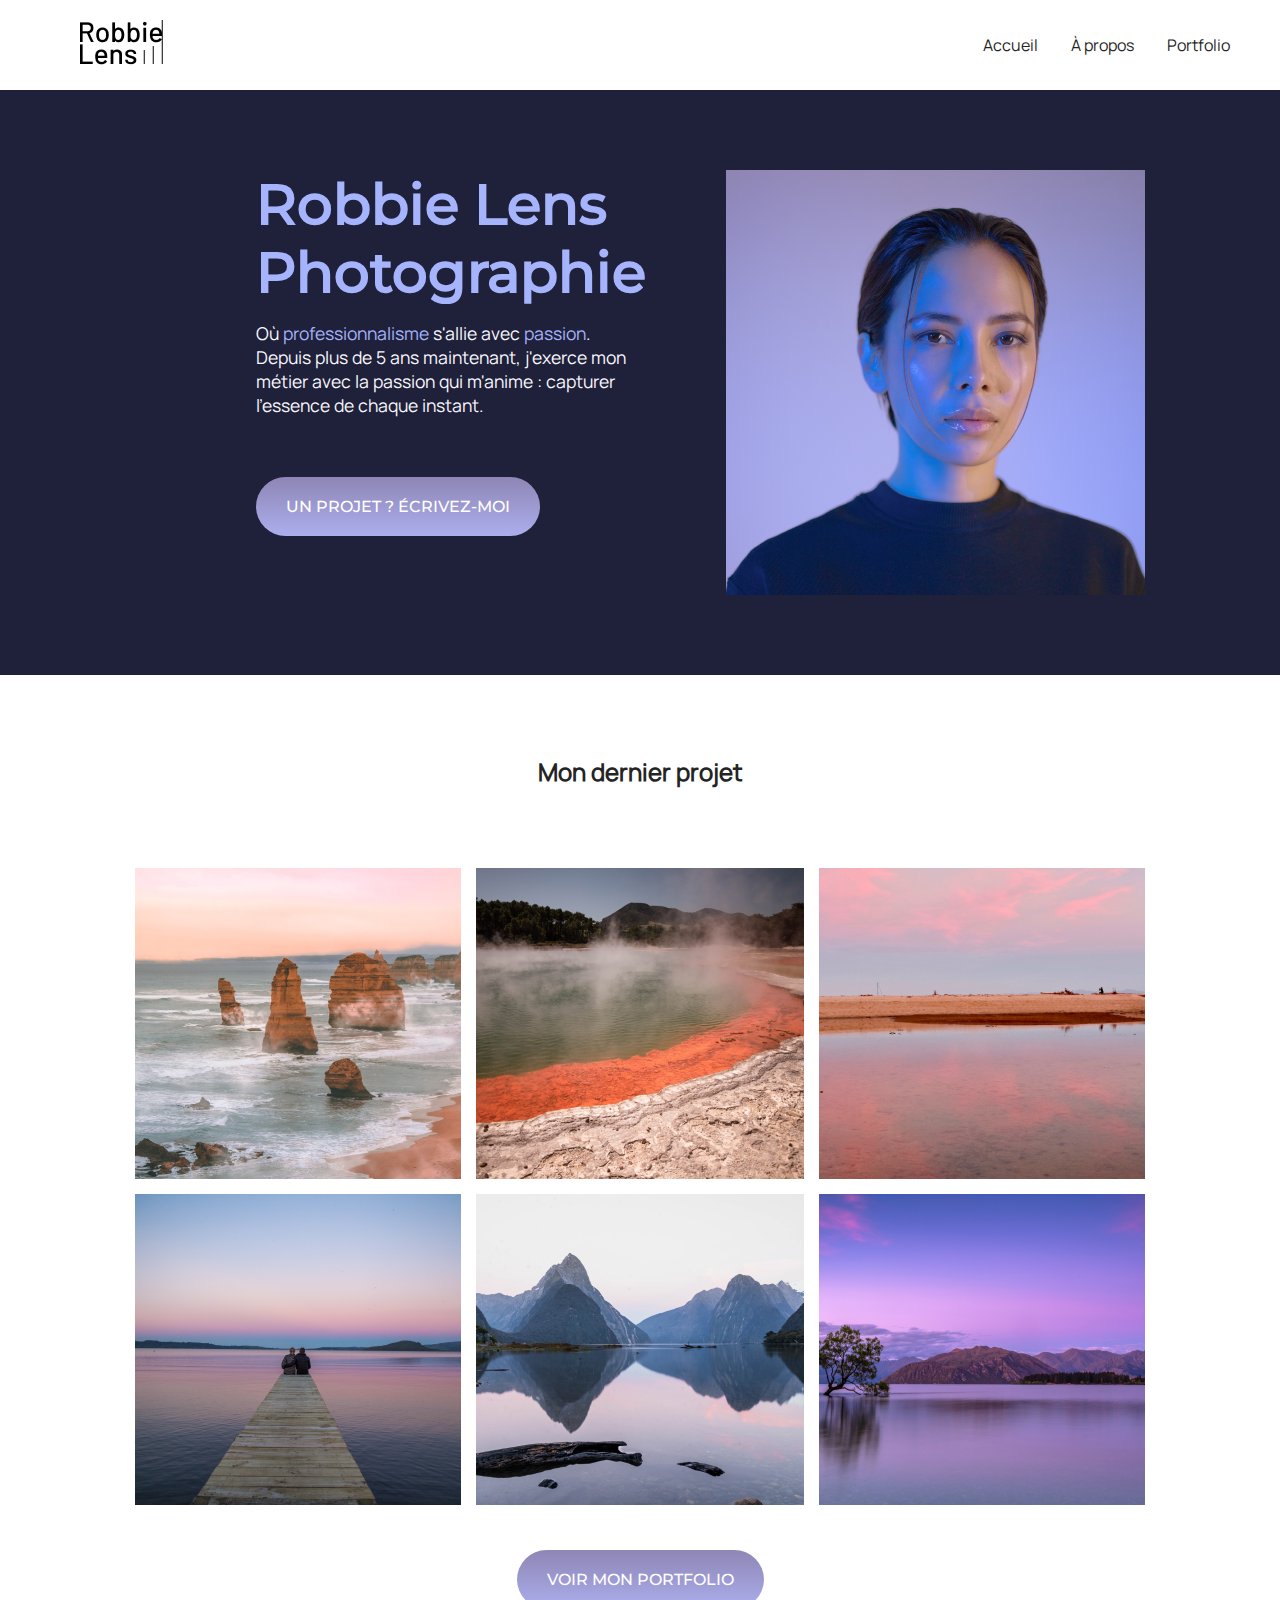
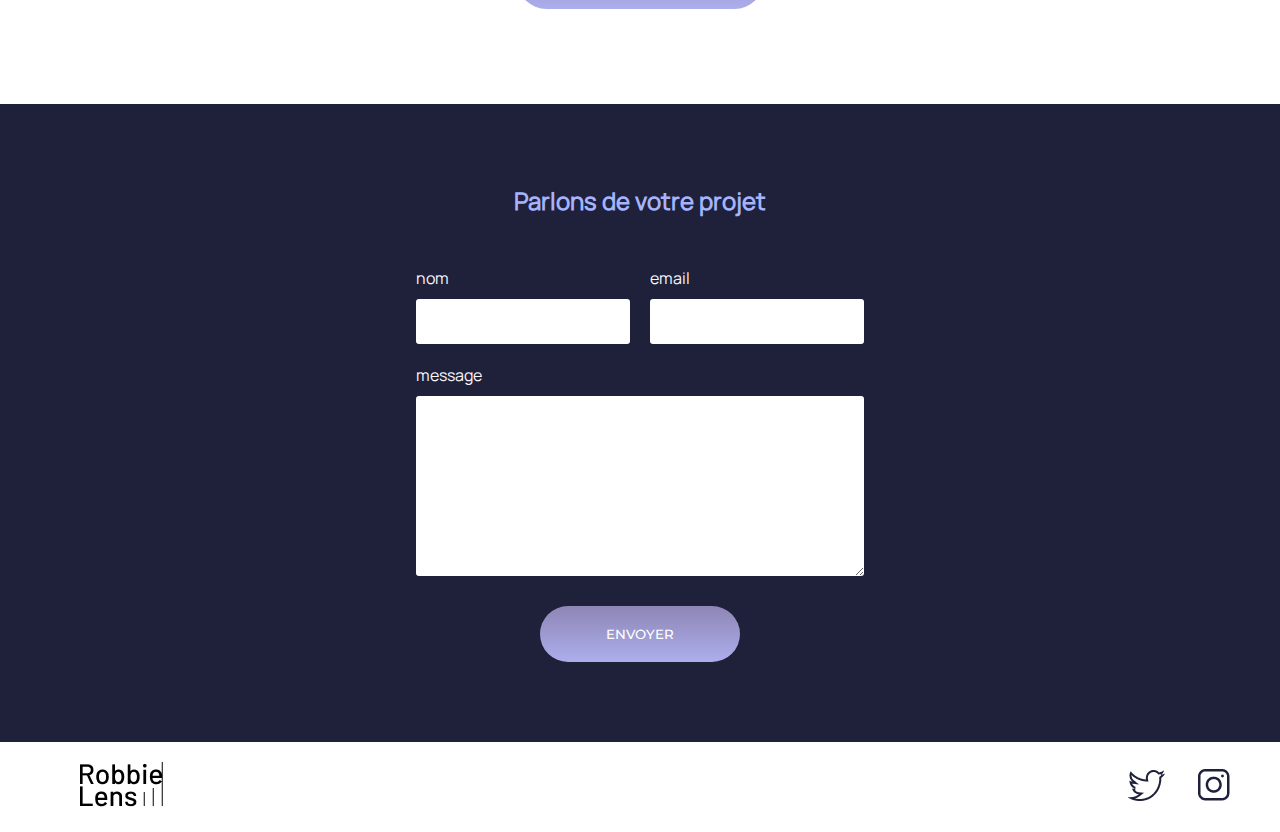
<file: index.html>
<!DOCTYPE html>
<html lang="fr">
    <head>
        <meta charset="utf-8">
        <meta name="viewport" content="width=device-width, initial-scale=1.0">
        <title>Accueil - Robbie Lens Photographie</title>
        <link rel="stylesheet" href="style.css">
    </head>

<body>
    <header>
        <nav>
            <a href="index.html" class="lien-icone"><img src="images/logo.png" alt="Logo Robbie Lens"></a>
            <div>
                <a href="index.html">Accueil</a>
                <a href="a-propos.html">À propos</a>
                <a href="portfolio.html">Portfolio</a>
            </div>
        </nav>
    </header>

    <main>
        <section class="accueil-introduction">
            <div>
                <h1>Robbie Lens Photographie</h1>
                <p>Où <em>professionnalisme</em> s'allie avec <em>passion</em>. Depuis plus de 5 ans maintenant, j'exerce mon métier avec la passion
                    qui m'anime : capturer l'essence de chaque instant.</p>
                    <a href="#contact" class="cta">UN PROJET ? ÉCRIVEZ-MOI</a>
            </div>
                <img src="images/robbie-lens.png" alt="Portrait avec effet de la photographe Robbie Lens">
            </section>
        
        <section class="accueil-photos">
            <h2>Mon dernier projet</h2>
            <div>
                <img src="images/accueil/element-1.png" alt="Twelve apostles - Australie" >
                <img src="images/accueil/element-2.png" alt="Wai-O-Tapu - Nouvelle-Zélande" >
                <img src="images/accueil/element-3.png" alt="Parc National d’Abel Tasman - Nouvelle-Zélande" >
            </div>
            <div>
                <img src="images/accueil/element-4.png" alt="Lac Rotorua - Nouvelle-Zélande" >
                <img src="images/accueil/element-5.png" alt="Milford Sound - Nouvelle-Zélande" >
                <img src="images/accueil/element-6.png" alt="Lac Wanaka - Nouvelle-Zélande" >
            </div>
            <div>
                <!-- cta = call to action "bouton d'appel à l'action" -->
                <a href="portfolio.html" class="cta">VOIR MON PORTFOLIO</a>
            </div>
        </section>

        <section id="contact" class="section-contact">
            <h2>Parlons de votre projet</h2>
            <form method="get" action="">
                <div class="form-nom-email">
                    <div class="form-column">
                        <label for="nom">nom</label>
                        <input type="text" name="nom" id="nom"/>
                    </div>
                    <div class="form-column">
                        <label for="email">email</label>
                        <input type="e-mail" name="email" id="email"/>
                    </div>
                </div>
                <label for="message">message</label>
                <textarea name="message" id="message" rows="10"></textarea>
                <input type="submit" value="ENVOYER" class="cta"/>
            </form>
        </section>
    </main>

    <footer>
        <a href="index.html" class="lien-icone">
            <img src="images/logo.png" alt="Logo Robbie Lens" >
        </a>
        <div>
            <a target="_blank" href="https://twitter.com/" class="lien-icone">
                <img src="images/twitter.png" alt="Logo Twitter" >
            </a>
            <a target="_blank" href="https://www.instagram.com/" class="lien-icone">
                <img src="images/instagram.png" alt="Logo Instagram" >
            </a>
        </div>
    </footer>

</body>
</html>
<!-- https://www.figma.com/file/QkByQpitu0TP9exzH3RM9e/OC---Maquette-HTML-%2F-CSS-desktop-%26-mobile?type=design&node-id=0-1&t=BLj6IXE6zowLtXT2-0 -->
</file>
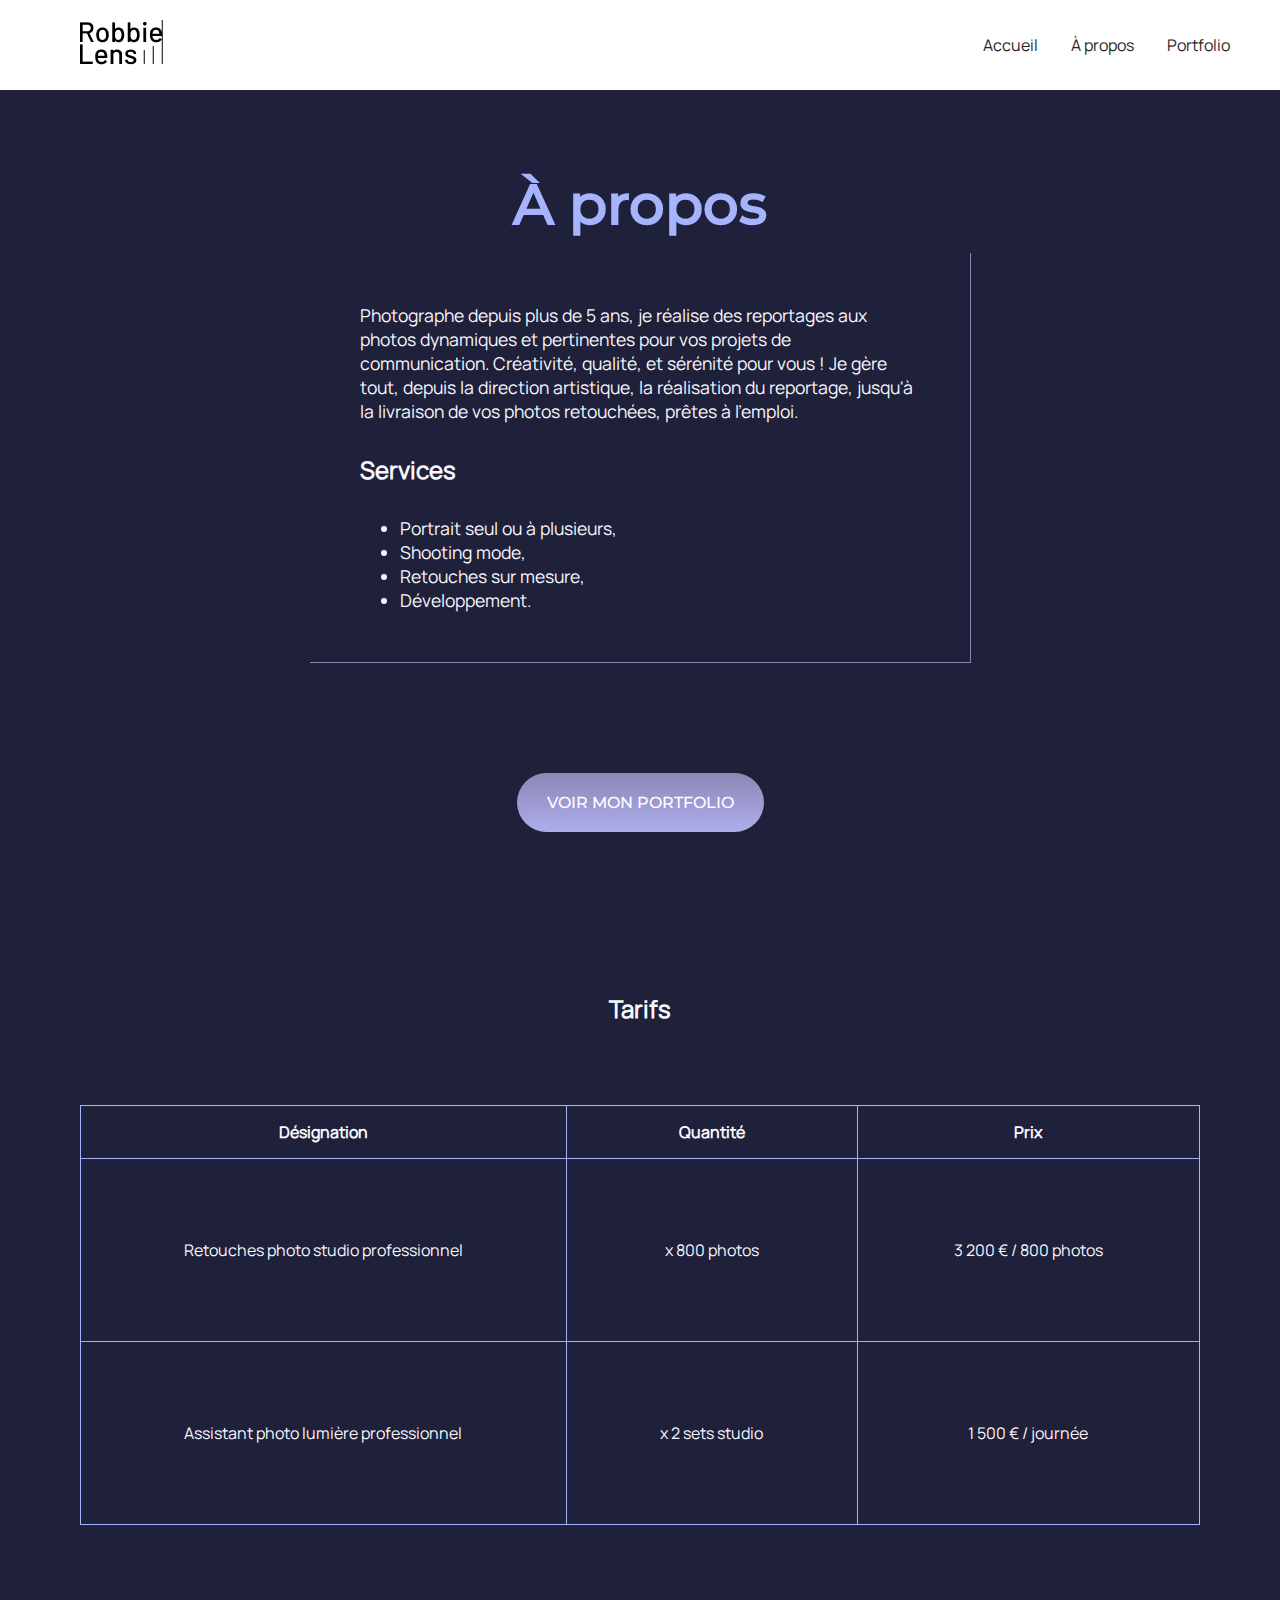
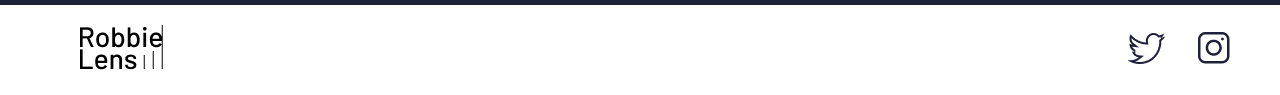
<file: a-propos.html>
<!DOCTYPE html>
<html lang="fr">

<head>
    <meta charset="utf-8">
    <meta name="viewport" content="width=device-width, initial-scale=1.0">
    <title>À propos - Robbie Lens Photographie</title>
    <link rel="stylesheet" href="style.css">
</head>

<body>
    <header>
        <nav>
            <a href="index.html" class="lien-icone"><img src="images/logo.png" alt="Logo Robbie Lens"></a>
            <div>
                <a href="index.html">Accueil</a>
                <a href="a-propos.html">À propos</a>
                <a href="portfolio.html">Portfolio</a>
            </div>
        </nav>
    </header>

    <main class="a-propos-main">
        <section>
            <h1>À propos</h1>
                <div class="carre-contenu">
                    <p>Photographe depuis plus de 5 ans, je réalise des reportages aux photos dynamiques et pertinentes
                    pour vos projets de communication. Créativité, qualité, et sérénité pour vous ! Je gère tout,
                    depuis la direction artistique, la réalisation du reportage, jusqu'à la livraison de vos photos
                    retouchées, prêtes à l'emploi.</p>

                    <h2>Services</h2>
                    <ul>
                        <li>Portrait seul ou à plusieurs,</li>
                        <li>Shooting mode,</li>
                        <li>Retouches sur mesure,</li>
                        <li>Développement.</li>
                    </ul>
                </div>

            <div>
                <a href="portfolio.html" class="cta">VOIR MON PORTFOLIO</a>
            </div>
        </section>

        <section class="section-tarifs">
            <h2 class="table-title">Tarifs</h2>
            <table>
                <thead>
                    <tr>
                        <th>Désignation</th>
                        <th>Quantité</th>
                        <th>Prix</th>
                    </tr>
                </thead>
                <tbody>
                    <tr>
                        <td>Retouches photo studio professionnel</td>
                        <td>x 800 photos</td>
                        <td>3 200 € / 800 photos</td>
                    </tr>
                    <tr>
                        <td>Assistant photo lumière professionnel</td>
                        <td>x 2 sets studio</td>
                        <td>1 500 € / journée</td>
                    </tr>
            </tbody>
            </table>
        </section>
    
    </main>

    <footer>
        <a href="index.html" class="lien-icone">
            <img src="images/logo.png" alt="Logo Robbie Lens" >
        </a>
        <div>
            <a target="_blank" href="https://twitter.com/" class="lien-icone">
                <img src="images/twitter.png" alt="Logo Twitter" >
            </a>
            <a target="_blank" href="https://www.instagram.com/" class="lien-icone">
                <img src="images/instagram.png" alt="Logo Instagram" >
            </a>
        </div>
    </footer>
    
</body>
</html>
</file>
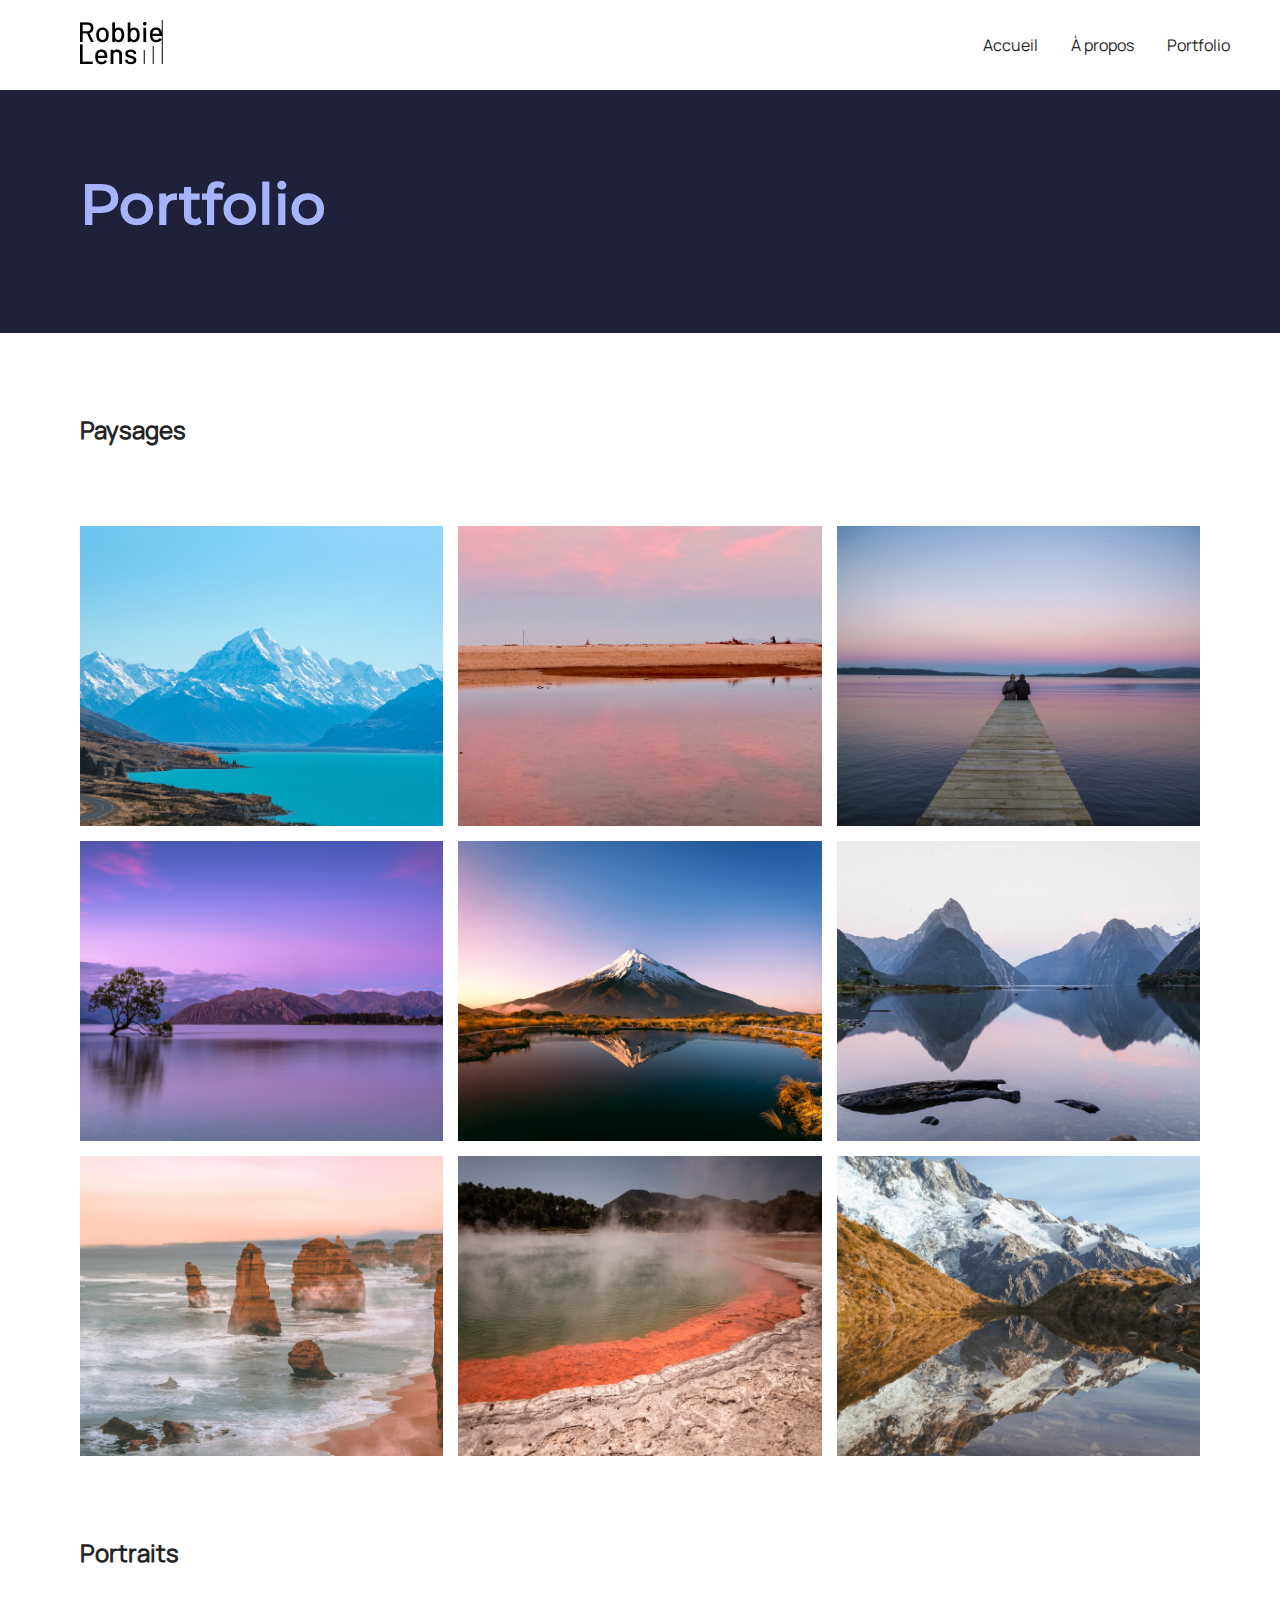
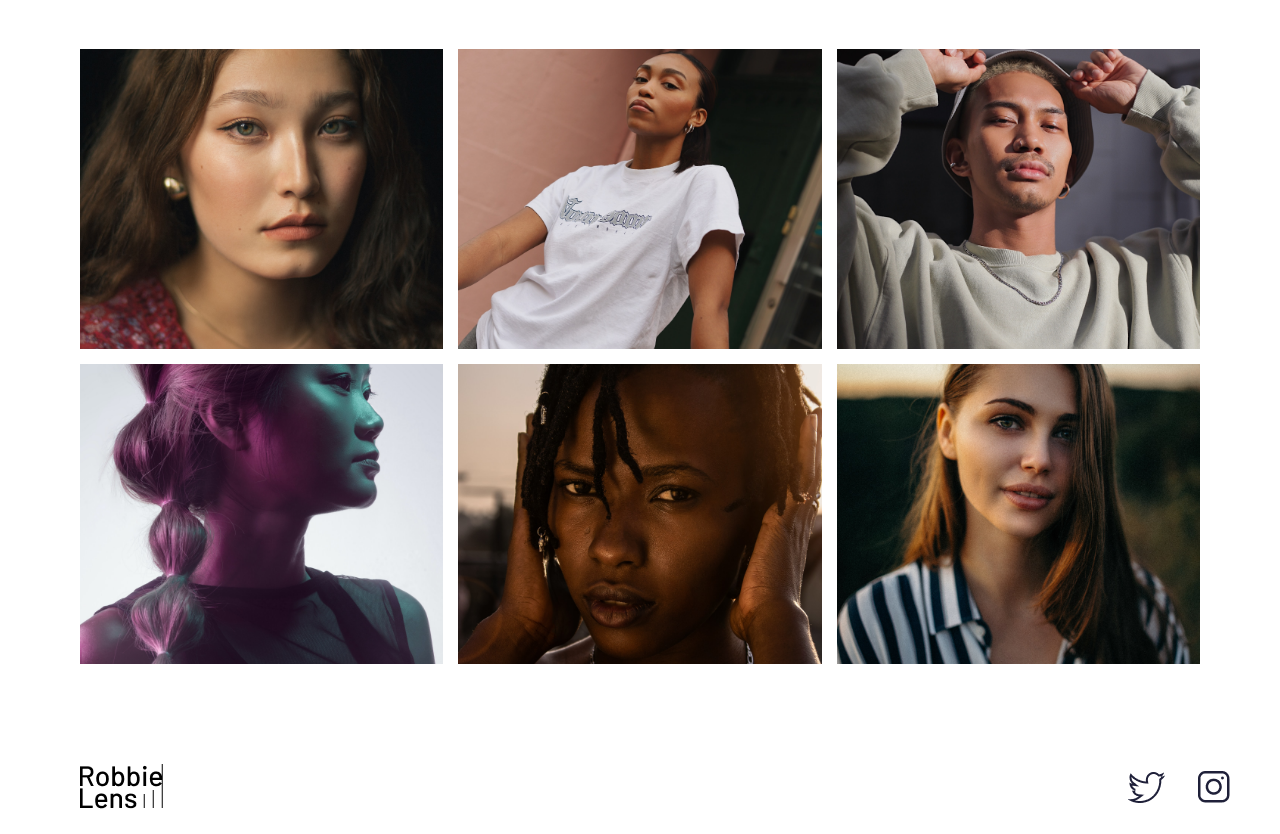
<file: portfolio.html>
<!DOCTYPE html>
<html lang="fr">

<head>
    <meta charset="utf-8">
    <meta name="viewport" content="width=device-width, initial-scale=1.0">
    <title>Portfolio - Robbie Lens Photographie</title>
    <link href="style.css" rel="stylesheet" >
</head>

<body>
    <header>
        <nav>
            <a href="index.html" class="lien-icone">
                <img src="images/logo.png" alt="Logo Robbie Lens" >
            </a>
            <div>
                <a href="index.html">Accueil</a>
                <a href="a-propos.html">À propos</a>
                <a href="portfolio.html">Portfolio</a>
            </div>
        </nav>
    </header>
    <main>
        <section>
            <h1>Portfolio</h1>
        </section>

        <section class="portfolio-section-photos">
            <h2>Paysages</h2>
            <div class="grid-paysages">
                <a href="images/portfolio/paysage1.jpg" class="lien-conteneur-photo">
                    <img src="images/portfolio/paysage1.jpg" alt="Mont Aoraki - Nouvelle-Zélande" >
                    <div class="photo-hover">Voir la photo</div>
                </a>
                <a href="images/portfolio/paysage2.jpg" class="lien-conteneur-photo">
                    <img src="images/portfolio/paysage2.jpg" alt="Parc National d’Abel Tasman - Nouvelle-Zélande" >
                    <div class="photo-hover">Voir la photo</div>
                </a>
                <a href="images/portfolio/paysage3.jpg" class="lien-conteneur-photo">
                    <img src="images/portfolio/paysage3.jpg" alt="Lac Rotorua - Nouvelle-Zélande" >
                    <div class="photo-hover">Voir la photo</div>
                </a>
                <a href="images/portfolio/paysage4.jpg" class="lien-conteneur-photo">
                    <img src="images/portfolio/paysage4.jpg" alt="Lac Wanaka - Nouvelle-Zélande" >
                    <div class="photo-hover">Voir la photo</div>
                </a>
                <a href="images/portfolio/paysage5.jpg" class="lien-conteneur-photo">
                    <img src="images/portfolio/paysage5.jpg" alt="Mont Taranaki - Nouvelle-Zélande" >
                    <div class="photo-hover">Voir la photo</div>
                </a>
                <a href="images/portfolio/paysage6.jpg" class="lien-conteneur-photo">
                    <img src="images/portfolio/paysage6.jpg" alt="Milford Sound - Nouvelle-Zélande" >
                    <div class="photo-hover">Voir la photo</div>
                </a>
                <a href="images/portfolio/paysage7.jpg" class="lien-conteneur-photo">
                    <img src="images/portfolio/paysage7.jpg" alt="Twelve Apostle - Australie" >
                    <div class="photo-hover">Voir la photo</div>
                </a>
                <a href="images/portfolio/paysage8.jpg" class="lien-conteneur-photo">
                    <img src="images/portfolio/paysage8.jpg" alt="Wai-O-Tapu - Nouvelle-Zélande" >
                    <div class="photo-hover">Voir la photo</div>
                </a>
                <a href="images/portfolio/paysage9.jpg" class="lien-conteneur-photo">
                    <img src="images/portfolio/paysage9.jpg" alt="Mont Cook - Nouvelle Zélande" >
                    <div class="photo-hover">Voir la photo</div>
                </a>
            </div>

            <h2>Portraits</h2>
            <div class="grid-portraits">
                <a href="images/portfolio/portrait1.jpg" class="lien-conteneur-photo">
                    <img src="images/portfolio/portrait1.jpg" alt="Portrait jeune femme 1" >
                    <div class="photo-hover">Voir la photo</div>
                </a>
                <a href="images/portfolio/portrait2.jpg" class="lien-conteneur-photo">
                    <img src="images/portfolio/portrait2.jpg" alt="Portrait jeune femme 2" >
                    <div class="photo-hover">Voir la photo</div>
                </a>
                <a href="images/portfolio/portrait3.jpg" class="lien-conteneur-photo">
                    <img src="images/portfolio/portrait3.jpg" alt="Portrait jeune homme 3" >
                    <div class="photo-hover">Voir la photo</div>
                </a>
                <a href="images/portfolio/portrait4.jpg" class="lien-conteneur-photo">
                    <img src="images/portfolio/portrait4.jpg" alt="Portrait jeune femme 4" >
                    <div class="photo-hover">Voir la photo</div>
                </a>
                <a href="images/portfolio/portrait5.jpg" class="lien-conteneur-photo">
                    <img src="images/portfolio/portrait5.jpg" alt="Portrait jeune femme 5" >
                    <div class="photo-hover">Voir la photo</div>
                </a>
                <a href="images/portfolio/portrait6.jpg" class="lien-conteneur-photo">
                    <img src="images/portfolio/portrait6.jpg" alt="Portrait jeune femme 6" >
                    <div class="photo-hover">Voir la photo</div>
                </a>
            </div>
        </section>
        
    </main>

    <footer>
        <a href="index.html" class="lien-icone">
            <img src="images/logo.png" alt="Logo Robbie Lens" >
        </a>
        <div>
            <a target="_blank" href="https://twitter.com/" class="lien-icone">
                <img src="images/twitter.png" alt="Logo Twitter" >
            </a>
            <a target="_blank" href="https://www.instagram.com/" class="lien-icone">
                <img src="images/instagram.png" alt="Logo Instagram" >
            </a>
        </div>
    </footer>
</body>

</html>
</file>
<file: style.css>
@font-face {
    font-family: "Montserrat";
    src: url(polices/Montserrat/static/Montserrat-Medium.ttf);
}

@font-face {
    font-family: "Manrope";
    src: url(polices/Manrope/static/Manrope-Regular.ttf);
}

* {
    margin: 0;
}

body {
/* Ici on utilise le sélecteur body pour appliquer une police et une taille par défaut pour les éléments */
    font-family: 'Manrope', sans-serif;
    font-size: 1em;
    background-color: #1F2039;
    color: #F9F8FF;
    }

header, footer {
    background-color: #FFFFFF;
    color: #242424;
    padding: 20px 50px;
}

footer, nav {
    display: flex;
    justify-content: space-between;
    align-items: center;
}

nav a {
    margin-left: 30px;
}

section {
    padding: 80px;
}

a {
    color: #242424;
    text-decoration: none;
}

a:hover {
    text-decoration: underline;
}

.lien-icone {
    margin-left: 30px;
}

.lien-icone:hover {
    opacity: 0.5;
}

em {
    color: #A5B4FC;
    font-style: normal;
}

h1 {
    font-size: 3.5em;
    color: #A5B4FC;
    font-family: "Montserrat", sans-serif;
    margin-bottom: 15px;
}

p, li {
    font-size: 1.1em;
}

.cta {
    background: linear-gradient(#8e86b5, #acaeed);
    font-family: "Montserrat", sans-serif;
    color: #FFFFFF;
    border-radius: 50px;
    padding: 20px 30px;
    display: inline-block;
    margin-top: 30px;
}

.cta:hover {
    background: linear-gradient(#696484, #8788BA);
    text-decoration: none;
}



/* Page d'accueil */

.accueil-photos {
    background-color: white;
    padding: 80px;
}

.accueil-photos h2 {
    color: #242424;
    text-align: center;
    margin-bottom: 80px;
}

.accueil-photos div {
    display: flex;
    gap: 15px;
    justify-content: center;
    margin-bottom: 15px;
}

.accueil-introduction {
    display: flex;
    width: 60%;
    align-items: flex-start;
    margin: auto;
}

.accueil-introduction p {
    margin-bottom: 30px;
}

.accueil-introduction div {
    padding-right: 80px;
}

.section-contact h2 {
    color: #A5B4FC;
    text-align: center;
    margin-bottom: 50px;
}

form {
    display: flex;
    flex-direction: column;
    width: 40%;
    margin: auto;
}

.form-nom-email {
    display: flex;
    gap: 20px;
}

.form-column {
    flex: 1;
    display: flex;
    flex-direction: column;
    margin-bottom: 20px;
}

input, textarea {
    padding: 15px;
    border-radius: 3px;
    border: none;
}

label {
    margin-bottom: 10px;
}

input[type="submit"] {
    width: 200px;
    margin: auto;
    margin-top: 30px;
}


/* Page à propos */

.a-propos-main {
    margin: auto;
}

.carre-contenu {
    border-right: 1px solid #8e86b5;
    border-bottom: 1px solid #8e86b5;
    padding: 50px;
    width: 50%;
    margin: auto;
    margin-bottom: 80px;
}

.carre-contenu h2 {
    margin-top: 30px;
}

.carre-contenu ul {
    margin-top: 30px;
}

.carre-contenu + div {
    text-align: center;
}

table {
    text-align: center;
    width: 100%;
    border-collapse: collapse;
}

.table-title {
    margin-bottom: 80px;
}

.table-title, .a-propos-main h1 {
    text-align: center;
}

td, th {
    padding: 80px;
    border: 1px solid #A5B4FC;
}

th {
    padding: 15px;
}



/* Page portfolio */

.portfolio-section-photos {
    background-color: white;
}

.portfolio-section-photos h2 {
    color: #242424;
    margin-bottom: 80px;
}

.grid-paysages {
    display: grid;
    grid-template-columns: 1fr 1fr 1fr;
    grid-template-rows: 300px 300px 300px;
    gap: 15px;
    margin-bottom: 80px;
}

.grid-portraits {
    display: grid;
    grid-template-columns: 1fr 1fr 1fr;
    grid-template-rows: 300px 300px;
    gap: 15px;
}

.grid-paysages img,
.grid-portraits img {
    width: 100%;
    height: 100%;
    object-fit: cover;
}

.grid-paysages img:hover,
.grid-portraits img:hover {
    opacity: 0.7;
}

.lien-conteneur-photo {
    position: relative;
}

.photo-hover {
    position: absolute;
    top: 0;
    left: 0;
    right: 0;
    bottom: 0;
    display: flex;
    align-items: center;
    justify-content: center;
    font-size: 1.5em;
    color: white;
    background-color: rgba(0, 0, 0, 0.7);
    display: none;
}

.lien-conteneur-photo:hover .photo-hover {
    display: flex;
}


/* Media queries Version mobile */
/* Base */
@media screen and (max-width: 996px) {
    header nav {
        flex-direction: column;
        align-items: center;
        justify-content: center;
    }

    header nav img {
        margin-bottom: 20px;
    }

    header,
    footer {
        padding: 20px 20px;
    }

    h1 {
        font-size: 2em;
    }

    section {
        padding: 50px 20px 50px 20px;
    }

    nav a {
        margin-left: 10px;
        margin-right: 10px;
    }
}

/* Accueil */
@media screen and (max-width: 996px) {
    .accueil-introduction {
        flex-direction: column;
        align-items: center;
        justify-content: center;
    }

    .accueil-introduction div {
        padding-right: 0;
        text-align: center;
        order: 2;
    }

    .accueil-introduction img {
        order: 1;
        margin-bottom: 20px;
        width: 100%;
    }

    .accueil-photos {
        padding: 20px;
    }

    .accueil-photos div {
        flex-direction: column;
    }

    .accueil-photos .cta {
        width: 25%;
        margin: auto;
        margin-top: 15px;
        text-align: center;
    }

    .section-contact {
        padding: 50px 20px;
    }

    .form-nom-email {
        flex-direction: column;
        gap: 0;
    }
}

/* A propos */
@media screen and (max-width: 996px) {
    .section-tarifs {
        display: none;
    }
}

/* Portfolio */
@media screen and (max-width: 996px) {
    .grid-paysages {
        grid-template-columns: 1fr;
        gap: 15px;
    }

    .grid-portraits {
        grid-template-columns: 1fr;
        gap: 15px;
    }
}
</file>
